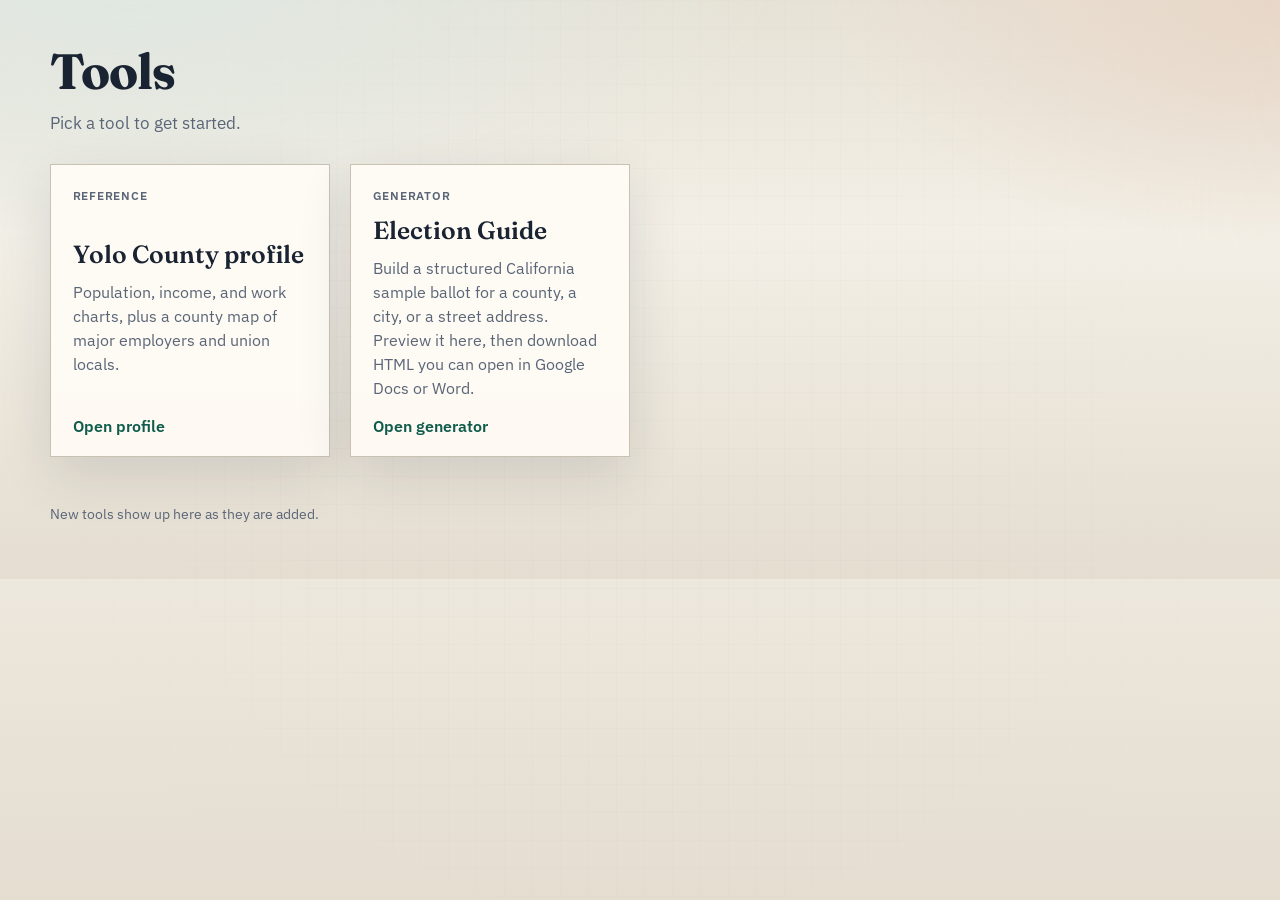
<file: docs/index.html>
<!DOCTYPE html>
<html lang="en">
<head>
  <meta charset="utf-8">
  <meta name="viewport" content="width=device-width, initial-scale=1">
  <title>Tools</title>
  <link rel="preconnect" href="https://fonts.googleapis.com">
  <link rel="preconnect" href="https://fonts.gstatic.com" crossorigin>
  <link href="https://fonts.googleapis.com/css2?family=Fraunces:opsz,wght@9..144,500;9..144,700&family=IBM+Plex+Sans:wght@400;500;600&display=swap" rel="stylesheet">
  <link rel="stylesheet" href="styles.css">
</head>
<body>
  <div class="bg-grid" aria-hidden="true"></div>
  <header class="site-header">
    <p class="brand">Tools</p>
    <p class="tagline">Pick a tool to get started.</p>
  </header>

  <main class="home">
    <ul class="tool-grid">
      <li>
        <a class="tool-card" href="yolo-profile.html">
          <p class="tool-kicker">Reference</p>
          <h2>Yolo County profile</h2>
          <p>Population, income, and work charts, plus a county map of major employers and union locals.</p>
          <span class="tool-cta">Open profile</span>
        </a>
      </li>
      <li>
        <a class="tool-card" href="election-guide.html">
          <p class="tool-kicker">Generator</p>
          <h2>Election Guide</h2>
          <p>Build a structured California sample ballot for a county, a city, or a street address. Preview it here, then download HTML you can open in Google Docs or Word.</p>
          <span class="tool-cta">Open generator</span>
        </a>
      </li>
    </ul>
  </main>

  <footer class="site-footer">
    <p>New tools show up here as they are added.</p>
  </footer>
</body>
</html>
</file>
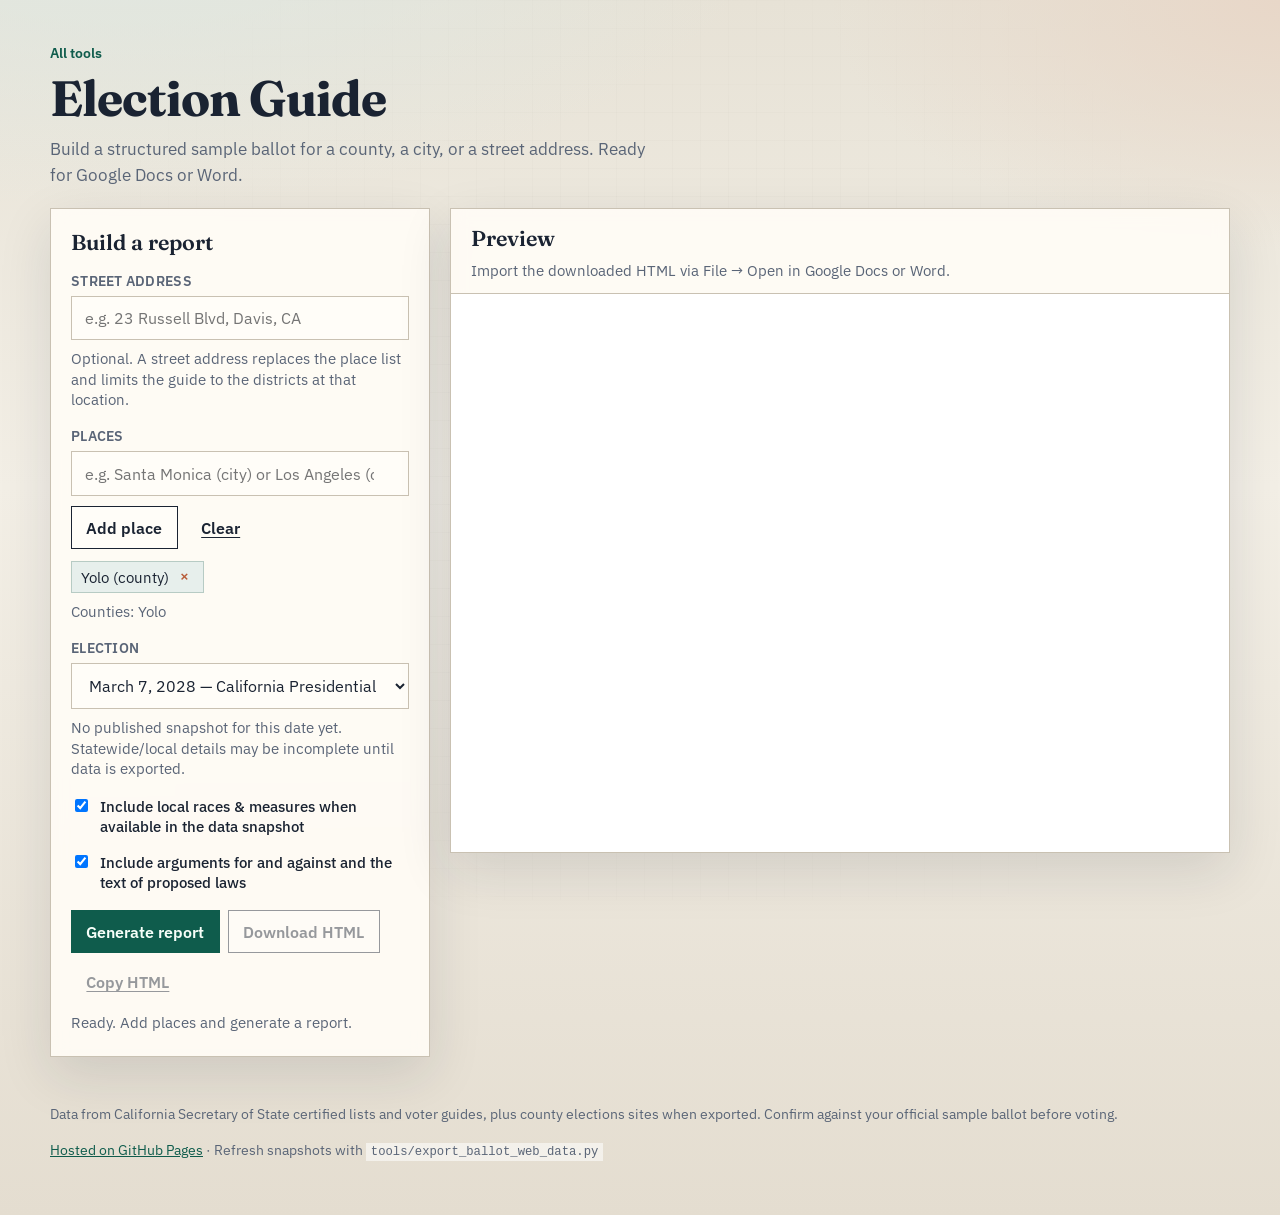
<file: docs/election-guide.html>
<!DOCTYPE html>
<html lang="en">
<head>
  <meta charset="utf-8">
  <meta name="viewport" content="width=device-width, initial-scale=1">
  <title>Election Guide</title>
  <link rel="preconnect" href="https://fonts.googleapis.com">
  <link rel="preconnect" href="https://fonts.gstatic.com" crossorigin>
  <link href="https://fonts.googleapis.com/css2?family=Fraunces:opsz,wght@9..144,500;9..144,700&family=IBM+Plex+Sans:wght@400;500;600&display=swap" rel="stylesheet">
  <link rel="stylesheet" href="styles.css">
</head>
<body>
  <div class="bg-grid" aria-hidden="true"></div>
  <header class="site-header">
    <p class="crumb"><a href="index.html">All tools</a></p>
    <p class="brand">Election Guide</p>
    <p class="tagline">Build a structured sample ballot for a county, a city, or a street address. Ready for Google Docs or Word.</p>
  </header>

  <main class="layout">
    <section class="panel controls" aria-labelledby="controls-title">
      <h2 id="controls-title">Build a report</h2>

      <label class="field">
        <span>Street address</span>
        <input id="address-input" type="text" placeholder="e.g. 23 Russell Blvd, Davis, CA" autocomplete="street-address">
      </label>
      <p class="hint">Optional. A street address replaces the place list and limits the guide to the districts at that location.</p>

      <label class="field">
        <span>Places</span>
        <input id="place-input" type="text" list="place-suggestions" placeholder="e.g. Santa Monica (city) or Los Angeles (county)">
        <datalist id="place-suggestions"></datalist>
      </label>
      <div class="row">
        <button type="button" id="add-place" class="btn secondary">Add place</button>
        <button type="button" id="clear-places" class="btn ghost">Clear</button>
      </div>
      <div id="place-chips" class="chips" aria-live="polite"></div>
      <p id="resolved-places" class="hint"></p>

      <label class="field">
        <span>Election</span>
        <select id="election-select"></select>
      </label>
      <p id="election-hint" class="hint"></p>

      <label class="check">
        <input type="checkbox" id="include-local" checked>
        <span>Include local races &amp; measures when available in the data snapshot</span>
      </label>
      <label class="check">
        <input type="checkbox" id="include-measure-arguments" checked>
        <span>Include arguments for and against and the text of proposed laws</span>
      </label>

      <div class="row actions">
        <button type="button" id="generate" class="btn primary">Generate report</button>
        <button type="button" id="download" class="btn secondary" disabled>Download HTML</button>
        <button type="button" id="copy" class="btn ghost" disabled>Copy HTML</button>
      </div>
      <p id="status" class="status" role="status"></p>
    </section>

    <section class="panel preview-wrap" aria-labelledby="preview-title">
      <div class="preview-header">
        <h2 id="preview-title">Preview</h2>
        <p class="hint">Import the downloaded HTML via File → Open in Google Docs or Word.</p>
      </div>
      <iframe id="preview" title="Ballot report preview" sandbox="allow-same-origin"></iframe>
    </section>
  </main>

  <footer class="site-footer">
    <p>Data from California Secretary of State certified lists and voter guides, plus county elections sites when exported. Confirm against your official sample ballot before voting.</p>
    <p><a href="https://github.com/" id="repo-link">Hosted on GitHub Pages</a> · Refresh snapshots with <code>tools/export_ballot_web_data.py</code></p>
  </footer>

  <script src="app.js" type="module"></script>
</body>
</html>
</file>
<file: docs/styles.css>
:root {
  --ink: #1a2332;
  --muted: #5a6577;
  --paper: #f3efe6;
  --panel: rgba(255, 252, 246, 0.92);
  --line: #c9c1b2;
  --accent: #0f5c4c;
  --accent-2: #b85c38;
  --focus: #1f6f8b;
  --shadow: 0 18px 50px rgba(26, 35, 50, 0.12);
  --sans: "IBM Plex Sans", "Segoe UI", sans-serif;
  --display: "Fraunces", Georgia, serif;
}

* { box-sizing: border-box; }

html, body {
  margin: 0;
  min-height: 100%;
  color: var(--ink);
  font-family: var(--sans);
  background:
    radial-gradient(1200px 600px at 10% -10%, #dfe9e4 0%, transparent 55%),
    radial-gradient(900px 500px at 100% 0%, #e8d7c8 0%, transparent 50%),
    linear-gradient(180deg, #e7e2d6 0%, var(--paper) 40%, #e4ddd0 100%);
}

.bg-grid {
  position: fixed;
  inset: 0;
  pointer-events: none;
  opacity: 0.35;
  background-image:
    linear-gradient(rgba(26, 35, 50, 0.04) 1px, transparent 1px),
    linear-gradient(90deg, rgba(26, 35, 50, 0.04) 1px, transparent 1px);
  background-size: 28px 28px;
  mask-image: radial-gradient(circle at center, black 40%, transparent 85%);
}

.site-header, .layout, .home, .profile, .site-footer {
  position: relative;
  z-index: 1;
  width: min(1180px, calc(100% - 2rem));
  margin-inline: auto;
}

.site-header {
  padding: 2.75rem 0 1.25rem;
}

.brand {
  margin: 0;
  font-family: var(--display);
  font-size: clamp(2rem, 4vw, 3.1rem);
  font-weight: 700;
  letter-spacing: -0.02em;
  line-height: 1.1;
}

.tagline {
  margin: 0.75rem 0 0;
  max-width: 38rem;
  color: var(--muted);
  font-size: 1.05rem;
  line-height: 1.5;
}

.crumb {
  margin: 0 0 0.55rem;
  font-size: 0.85rem;
  font-weight: 600;
}

.crumb a {
  color: var(--accent);
  text-decoration: none;
}

.crumb a:hover,
.crumb a:focus-visible {
  text-decoration: underline;
  text-underline-offset: 3px;
}

.tool-grid {
  list-style: none;
  margin: 0.5rem 0 0;
  padding: 0 0 2rem;
  display: grid;
  grid-template-columns: repeat(auto-fill, minmax(280px, 1fr));
  gap: 1.25rem;
}

.tool-card {
  display: flex;
  flex-direction: column;
  gap: 0.65rem;
  min-height: 100%;
  padding: 1.35rem 1.35rem 1.25rem;
  background: var(--panel);
  border: 1px solid var(--line);
  box-shadow: var(--shadow);
  color: inherit;
  text-decoration: none;
  transition: transform 120ms ease;
}

.tool-card:hover {
  transform: translateY(-2px);
}

.tool-card:focus-visible {
  outline: 2px solid var(--focus);
  outline-offset: 3px;
}

.tool-kicker {
  margin: 0;
  font-size: 0.78rem;
  font-weight: 600;
  letter-spacing: 0.06em;
  text-transform: uppercase;
  color: var(--accent);
}

.tool-card h2 {
  font-size: 1.55rem;
}

.tool-card p {
  margin: 0;
  color: var(--muted);
  line-height: 1.5;
  flex: 1;
}

.tool-cta {
  margin-top: 0.35rem;
  font-weight: 600;
  color: var(--accent);
}

.layout {
  display: grid;
  grid-template-columns: minmax(280px, 380px) minmax(0, 1fr);
  gap: 1.25rem;
  align-items: start;
  padding-bottom: 2rem;
}

.panel {
  background: var(--panel);
  border: 1px solid var(--line);
  box-shadow: var(--shadow);
  backdrop-filter: blur(8px);
}

.controls {
  padding: 1.25rem 1.25rem 1.4rem;
}

.preview-wrap {
  min-height: 70vh;
  display: flex;
  flex-direction: column;
  overflow: hidden;
}

.preview-header {
  padding: 1rem 1.25rem 0.75rem;
  border-bottom: 1px solid var(--line);
}

h2 {
  margin: 0;
  font-family: var(--display);
  font-size: 1.35rem;
  font-weight: 600;
}

.field {
  display: grid;
  gap: 0.4rem;
  margin-top: 1rem;
}

.field span, .check {
  font-size: 0.85rem;
  font-weight: 600;
  color: var(--muted);
  letter-spacing: 0.02em;
  text-transform: uppercase;
}

input[type="text"], select {
  width: 100%;
  border: 1px solid var(--line);
  background: #fffdf8;
  color: var(--ink);
  border-radius: 0;
  padding: 0.7rem 0.8rem;
  font: inherit;
}

input[type="text"]:focus, select:focus, .btn:focus-visible {
  outline: 2px solid var(--focus);
  outline-offset: 2px;
}

.row {
  display: flex;
  flex-wrap: wrap;
  gap: 0.5rem;
  margin-top: 0.65rem;
}

.actions { margin-top: 1.15rem; }

.btn {
  border: 1px solid var(--ink);
  background: transparent;
  color: var(--ink);
  padding: 0.65rem 0.9rem;
  font: inherit;
  font-weight: 600;
  cursor: pointer;
  transition: transform 120ms ease, background 120ms ease, color 120ms ease;
}

.btn:hover { transform: translateY(-1px); }
.btn:disabled { opacity: 0.45; cursor: not-allowed; transform: none; }

.btn.primary {
  background: var(--accent);
  border-color: var(--accent);
  color: #f7fff9;
}

.btn.secondary {
  background: #fffdf8;
}

.btn.ghost {
  border-color: transparent;
  text-decoration: underline;
  text-underline-offset: 3px;
}

.chips {
  display: flex;
  flex-wrap: wrap;
  gap: 0.4rem;
  margin-top: 0.75rem;
  min-height: 1.75rem;
}

.chip {
  display: inline-flex;
  align-items: center;
  gap: 0.35rem;
  padding: 0.35rem 0.55rem;
  background: #e7efec;
  border: 1px solid #b7cbc4;
  font-size: 0.92rem;
}

.chip button {
  border: 0;
  background: transparent;
  cursor: pointer;
  color: var(--accent-2);
  font-weight: 700;
  line-height: 1;
}

.hint, .status {
  margin: 0.55rem 0 0;
  color: var(--muted);
  font-size: 0.92rem;
  line-height: 1.4;
}

.status[data-tone="error"] { color: #8a2f2f; }
.status[data-tone="ok"] { color: var(--accent); }

.check {
  display: flex;
  gap: 0.55rem;
  align-items: flex-start;
  margin-top: 1rem;
  text-transform: none;
  letter-spacing: 0;
  font-weight: 500;
  color: var(--ink);
  font-size: 0.95rem;
}

.check input { margin-top: 0.2rem; }

#preview {
  width: 100%;
  flex: 1;
  min-height: 62vh;
  border: 0;
  background: white;
}

.site-footer {
  padding: 0 0 2.5rem;
  color: var(--muted);
  font-size: 0.9rem;
  line-height: 1.5;
}

.site-footer a { color: var(--accent); }
.site-footer code {
  font-size: 0.85em;
  background: rgba(255,255,255,0.55);
  padding: 0.1rem 0.3rem;
}

.profile { padding-bottom: 2.5rem; }

.section-nav {
  position: sticky;
  top: 0;
  z-index: 800;
  display: flex;
  flex-wrap: wrap;
  gap: 0.4rem;
  padding: 0.75rem 0;
  background: rgba(243, 239, 230, 0.94);
  backdrop-filter: blur(8px);
}

.section-nav a {
  color: var(--ink);
  text-decoration: none;
  font-weight: 600;
  font-size: 0.92rem;
  padding: 0.4rem 0.7rem;
  border: 1px solid var(--line);
  background: #fffdf8;
}

.section-nav a:hover,
.section-nav a:focus-visible {
  border-color: var(--accent);
  color: var(--accent);
}

.profile-section { margin-top: 1.5rem; }

.profile-section h2 { margin-bottom: 0.35rem; }

.stat-grid, .panel-grid {
  display: grid;
  gap: 0.75rem;
}

.stat-grid { grid-template-columns: repeat(auto-fit, minmax(150px, 1fr)); }

.stat, .sheet {
  background: var(--panel);
  border: 1px solid var(--line);
  box-shadow: var(--shadow);
  padding: 0.95rem 1rem 1rem;
}

.stat strong {
  display: block;
  margin-top: 0.2rem;
  font-family: var(--display);
  font-size: 1.55rem;
  font-weight: 600;
  letter-spacing: -0.02em;
}

.stat span, .eyebrow {
  color: var(--muted);
  font-size: 0.78rem;
  font-weight: 600;
  letter-spacing: 0.05em;
  text-transform: uppercase;
}

.term {
  position: relative;
  border-bottom: 1px dotted currentColor;
  cursor: help;
}

.term-tip {
  display: none;
  position: absolute;
  z-index: 30;
  left: 0;
  top: calc(100% + 0.4rem);
  width: min(18rem, 70vw);
  padding: 0.6rem 0.7rem;
  background: var(--ink);
  color: #f7f4ee;
  font-size: 0.82rem;
  font-weight: 500;
  letter-spacing: 0;
  line-height: 1.45;
  text-transform: none;
  box-shadow: var(--shadow);
}

.stat .term-tip,
.menu .term-tip {
  color: #f7f4ee;
  font-size: 0.82rem;
  font-weight: 500;
  letter-spacing: 0;
  text-transform: none;
}

.term:hover .term-tip,
.term:focus .term-tip,
.term:focus-visible .term-tip {
  display: block;
}

.stat:hover,
.stat:focus-within,
.menu button:hover,
.menu button:focus-within {
  position: relative;
  z-index: 5;
}

.menu {
  display: flex;
  flex-wrap: wrap;
  gap: 0.4rem;
  margin: 0.85rem 0;
}

.menu button, .filter-bar select, .filter-bar input {
  border: 1px solid var(--line);
  background: #fffdf8;
  color: var(--ink);
  font: inherit;
  padding: 0.45rem 0.7rem;
  cursor: pointer;
}

.filter-bar > .menu { margin: 0; }

.filter-bar .menu button,
.filter-bar select,
.filter-bar input {
  box-sizing: border-box;
  height: 2.6rem;
  padding: 0 0.75rem;
  line-height: 1.2;
}

.menu button[aria-pressed="true"] {
  background: var(--accent);
  border-color: var(--accent);
  color: #f7fff9;
}

.stack {
  display: flex;
  height: 1.15rem;
  overflow: hidden;
  border: 1px solid var(--line);
  margin-top: 0.8rem;
}

.stack span { display: block; height: 100%; }

.legend {
  display: flex;
  flex-wrap: wrap;
  gap: 0.45rem 0.9rem;
  margin-top: 0.65rem;
  padding: 0;
  list-style: none;
  color: var(--muted);
  font-size: 0.88rem;
}

.legend i {
  display: inline-block;
  width: 0.7rem;
  height: 0.7rem;
  margin-right: 0.35rem;
  vertical-align: -1px;
}

.bar-list {
  display: grid;
  grid-template-columns: minmax(0, 1.15fr) minmax(7rem, 1.35fr) 11.5rem;
  column-gap: 0.75rem;
  row-gap: 0.42rem;
  align-items: center;
  margin-top: 0.4rem;
  font-size: 0.92rem;
}

.bar-row { display: contents; }

.bar-label { min-width: 0; }

.bar-track {
  height: 0.7rem;
  background: rgba(255, 253, 248, 0.8);
  border: 1px solid var(--line);
}

.bar-fill {
  display: block;
  height: 100%;
  background: var(--accent);
}

.bar-fill.alt { background: var(--accent-2); }
.bar-fill.sub { background: #6eaa98; }
.bar-fill.sub-deep { background: #b7d8cd; }

.bar-value {
  color: var(--muted);
  font-variant-numeric: tabular-nums;
  text-align: right;
}

.pie-wrap {
  display: grid;
  grid-template-columns: minmax(180px, 240px) minmax(0, 1fr);
  gap: 0.4rem 1.1rem;
  align-items: center;
  margin: 0.5rem 0 1rem;
}

.pie-wrap svg { width: 100%; height: auto; }

.pie-wrap .legend {
  display: grid;
  gap: 0.35rem;
  margin: 0;
}

.split {
  display: flex;
  width: 100%;
  border: 1px solid var(--line);
  margin: 0.4rem 0 0.7rem;
}

.split span {
  display: flex;
  align-items: center;
  justify-content: center;
  min-width: 0;
  padding: 0.08rem 0.4rem;
  color: #f7fff9;
  font-size: 0.72rem;
  font-weight: 600;
  line-height: 1.15;
  text-align: center;
}

.split span:first-child { background: var(--accent); }
.split span:last-child { background: var(--accent-2); }

.filter-bar {
  display: flex;
  flex-wrap: wrap;
  gap: 0.6rem;
  align-items: end;
  margin: 0.8rem 0;
}

.filter-bar label {
  display: grid;
  gap: 0.25rem;
  font-size: 0.78rem;
  font-weight: 600;
  letter-spacing: 0.04em;
  text-transform: uppercase;
  color: var(--muted);
}

.map-layout {
  display: grid;
  grid-template-columns: minmax(0, 1.5fr) minmax(260px, 0.8fr);
  gap: 0.75rem;
  align-items: stretch;
}

#county-map {
  height: 560px;
  border: 1px solid var(--line);
  background: #e7e2d6;
}

.map-list {
  list-style: none;
  margin: 0;
  padding: 0;
  max-height: 560px;
  overflow: auto;
  border: 1px solid var(--line);
  background: var(--panel);
}

.map-list button {
  display: block;
  width: 100%;
  text-align: left;
  border: 0;
  border-bottom: 1px solid var(--line);
  background: transparent;
  color: inherit;
  font: inherit;
  padding: 0.7rem 0.8rem;
  cursor: pointer;
}

.map-list button:hover,
.map-list button[aria-current="true"] { background: #e7efec; }

.map-list small { display: block; color: var(--muted); margin-top: 0.15rem; }

.pin-key {
  display: flex;
  flex-wrap: wrap;
  gap: 0.8rem;
  margin: 0.4rem 0 0.2rem;
  color: var(--muted);
  font-size: 0.9rem;
}

.swatch {
  display: inline-block;
  width: 0.7rem;
  height: 0.7rem;
  border-radius: 50%;
  margin-right: 0.35rem;
  vertical-align: -1px;
}

.swatch.employer { background: var(--accent); }
.swatch.union { background: var(--accent-2); }

.density-legend {
  display: flex;
  flex-wrap: wrap;
  gap: 0.35rem 0.9rem;
  align-items: center;
  margin: 0 0 0.7rem;
  color: var(--muted);
  font-size: 0.88rem;
}

.density-legend[hidden] { display: none; }

.density-legend i {
  display: inline-block;
  width: 0.85rem;
  height: 0.85rem;
  margin-right: 0.3rem;
  border: 1px solid var(--line);
  vertical-align: -1px;
}

.union-list { display: grid; gap: 0.45rem; }

.union-row {
  background: var(--panel);
  border: 1px solid var(--line);
  padding: 0.15rem 0.8rem 0.15rem;
}

.union-row summary {
  cursor: pointer;
  display: grid;
  grid-template-columns: 0.7rem minmax(12rem, 1.15fr) minmax(0, 1.45fr) 10.5rem;
  column-gap: 0.85rem;
  align-items: center;
  width: 100%;
  padding: 0.7rem 0.15rem 0.7rem 0;
  list-style: none;
}

.union-row summary::-webkit-details-marker { display: none; }

.union-row summary::before {
  content: "";
  width: 0.4rem;
  height: 0.4rem;
  border-right: 2px solid var(--muted);
  border-bottom: 2px solid var(--muted);
  transform: rotate(-45deg);
  justify-self: center;
}

.union-row[open] summary::before { transform: rotate(45deg); }

.union-row summary strong { min-width: 0; }

.union-row summary .workplace {
  min-width: 0;
  color: var(--muted);
  font-size: 0.9rem;
}

.union-row summary .badge {
  justify-self: end;
  text-align: right;
  white-space: nowrap;
}

.unit-list {
  list-style: none;
  margin: 0 0 0.75rem;
  padding: 0;
  display: grid;
  gap: 0.7rem;
}

.unit-list li {
  border-top: 1px solid var(--line);
  padding-top: 0.6rem;
}

.unit-list strong { font-size: 0.95rem; }

.badge {
  font-size: 0.75rem;
  font-weight: 600;
  letter-spacing: 0.03em;
  text-transform: uppercase;
  color: var(--accent);
}

.sheet + .sheet, .profile-section .sheet { margin-top: 0.75rem; }

.panel-grid { grid-template-columns: 1.2fr 0.8fr; align-items: start; }

@media (max-width: 900px) {
  .layout, .map-layout, .panel-grid, .pie-wrap {
    grid-template-columns: 1fr;
  }
  .union-row summary {
    grid-template-columns: 0.7rem minmax(0, 1fr) auto;
  }
  .union-row summary .workplace { grid-column: 2 / -1; }
  .bar-list { grid-template-columns: 1fr auto; }
  .bar-track { grid-column: 1 / -1; }
  .preview-wrap { min-height: 55vh; }
  #county-map, .map-list { height: 420px; max-height: 420px; }
}
</file>
